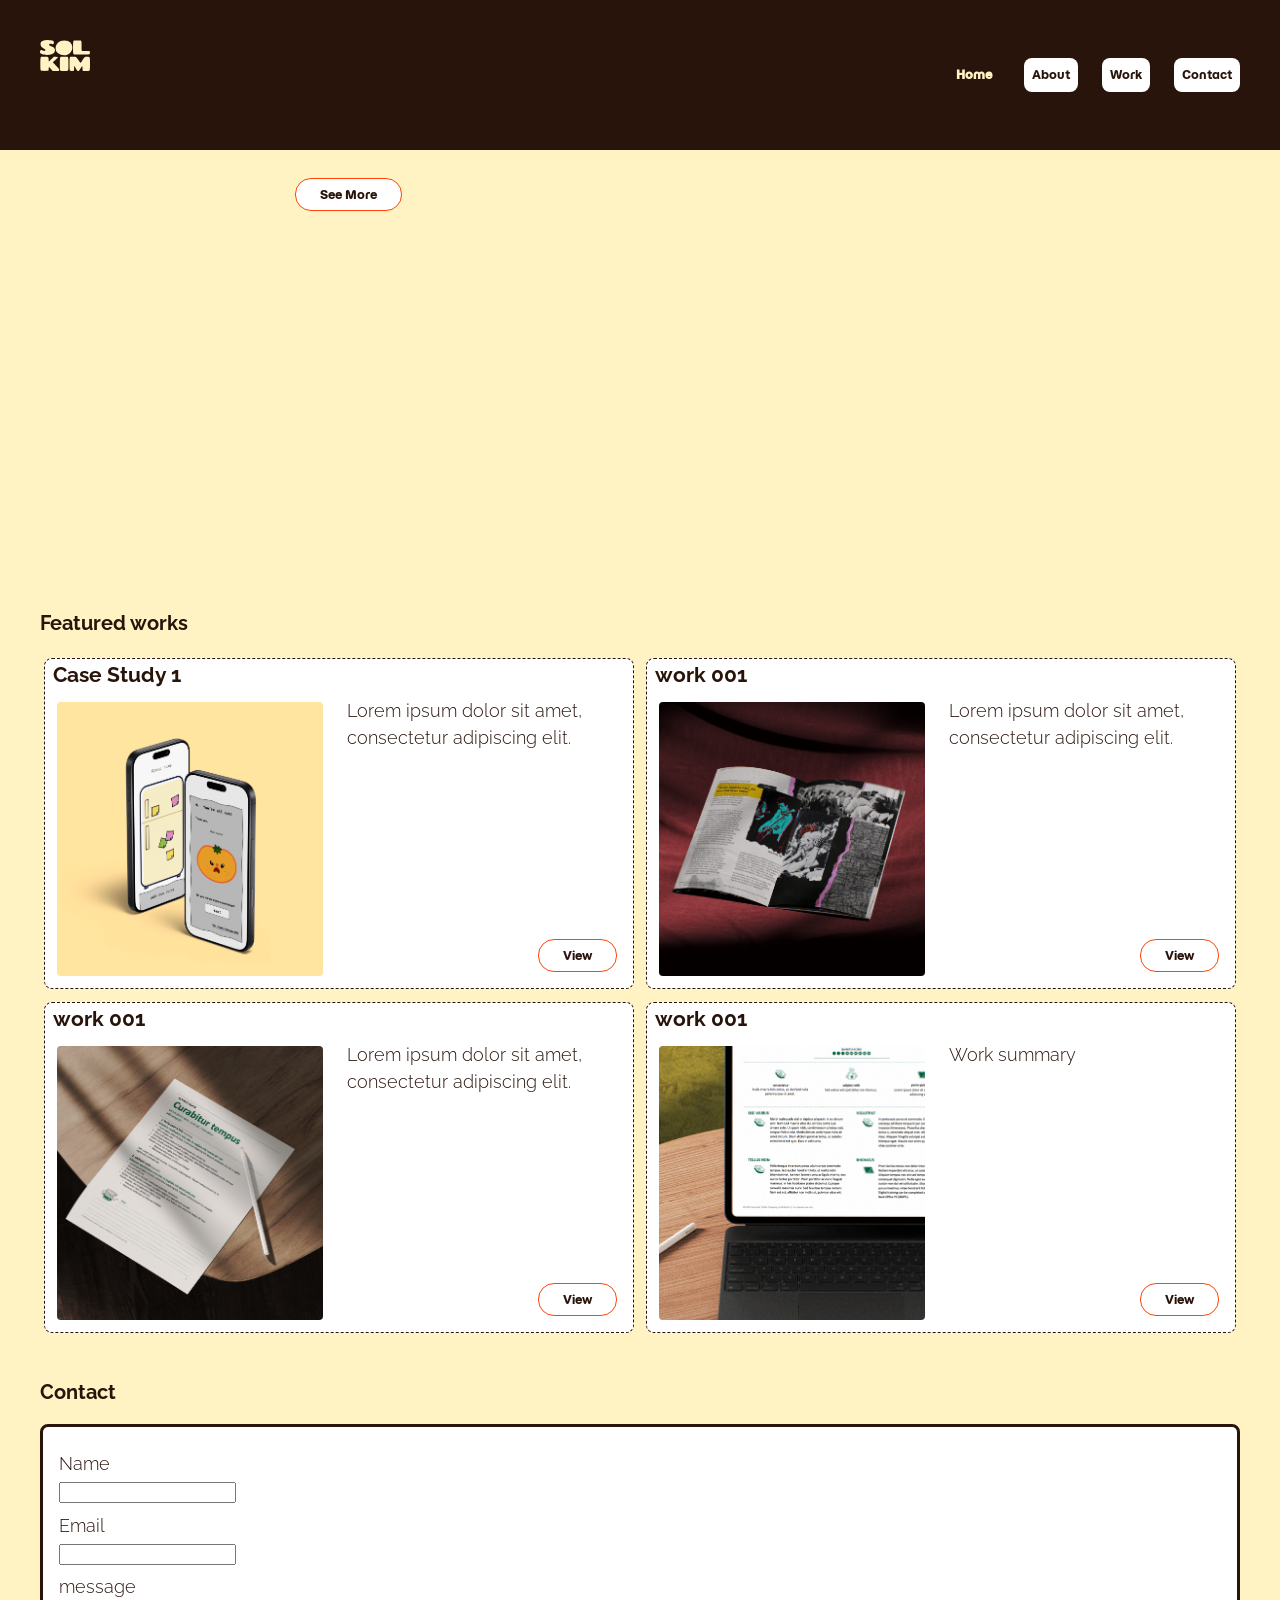
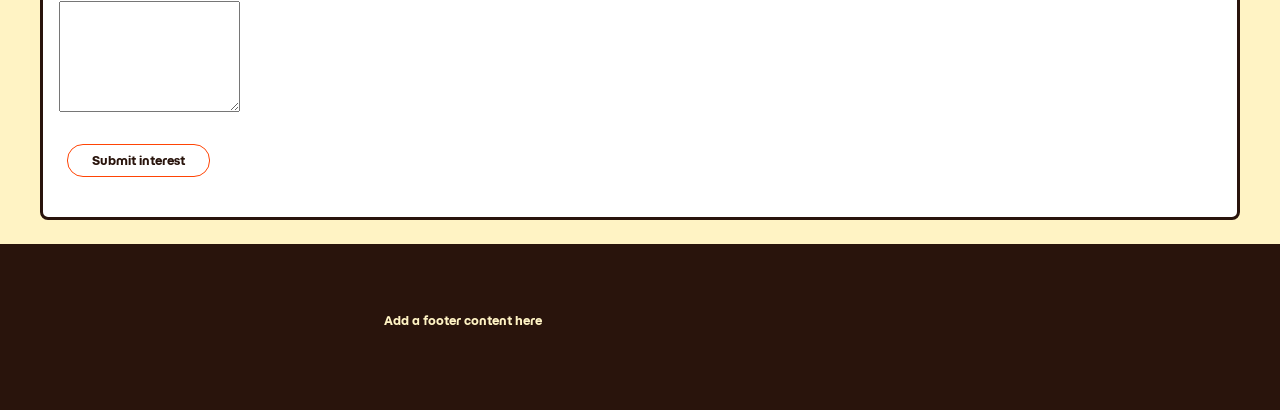
<file: index.html>
<!doctype html>
<html lang="en">
<head>
  <meta charset="utf-8">
  <meta name="viewport" content="width=device-width, initial-scale=1">
  <title>Sol Kim Portfolio Website</title>
  <link rel="stylesheet" href="styles.css">
</head>
<body>
  <header class="site-header">
<a href="#" aria-label="site-logo"> <img src="Image/Logo_SolKim_lt.svg" alt="site logo" width="50"></a>
    <nav aria-label="Main navigation">
      <ul class="nav-list">
        <li><a aria-current="page" href="#">Home</a></li>
        <li><a href="about.html">About</a></li>
        <li><a href="work.html">Work</a></li>
        <li><a href="contact.html">Contact</a></li>
      </ul>
    </nav>
  </header>

  <main>
    <section class="hero">
      <div class="hero-wrapper">
        <h1 class="visually-hidden"> Sol Kim </h1>
        <p><button class="button" href="#about">See More</button></p>
      </div>
    </section>

    <section class="section">
      <div class="Featured-work-wrapper">
        <div class="section-heading">
          <h2>Featured works</h2>
        </div>
        <div class="card-list">

          <div class="card-wrapper">
            <article class="card">
              <h3>Case Study 1</h3>
              <a href="work.html" aria-label="work_001">
                 <img src="Image/Mockup-OurFridge_.jpg" alt="Phone mockup of OurFridge app design showing sign-in page" >
              </a>
              <p>Lorem ipsum dolor sit amet, consectetur adipiscing elit.</p>
              <button class="button">View</button>
            </article>
          </div>

          <div class="card-wrapper">
            <article class="card">
              <h3>work 001</h3>
              <a href="work.html" aria-label="work_001"> <img src="Image/Mockup-Punk-Openbook1.png" alt="Open book spread mockup with a punk-style layout featuring torn paper collage and vivid color " >
              </a>
              <p>Lorem ipsum dolor sit amet, consectetur adipiscing elit.</p>
              <button class="button">View</button>
            </article>
          </div>
        
          <div class="card-wrapper">
            <article class="card">
              <h3>work 001</h3>
              <a href="work.html" aria-label="work_001"> <img src="Image/Mockup-SCAP-Documentation_.jpg" alt="Printed Starbucks training guide mockup with a character illustration" >
              </a>
              <p>Lorem ipsum dolor sit amet, consectetur adipiscing elit.</p>
              <button class="button">View</button>
            </article>
          </div>      

          <div class="card-wrapper">
            <article class="card">
              <h3>work 001</h3>
              <a href="work.html" aria-label="work_001"> <img src="Image/Mockup-SCAP-screen_535px.jpg" alt="Book mockup with a punk-style layout featuring torn paper collage and vivid color" >
              </a>
              <p>Work summary</p>
              <button class="button">View</button>
            </article>
          </div>      
        </div>
      </div>
    </section>

    <section class="section" id="contact">
      <div class="contact-form-wrapper">
        <h2>Contact</h2>
        <form class="contact-form">
          <label for="name">Name</label>
          <input id="name" name="name" type="text" required>

          <label for="email">Email</label>
          <input id="email" name="email" type="email" required>

          <label for="message">message</label>
          <textarea id= "message" name="message" rows="7" required>  </textarea>
          </select>

          <button class="button" type="submit">Submit interest</button>
        </form>
      </div>
    </section>
  </main>

  <footer class="site-footer">
    <p> Add a footer content here </p>
  </footer>
</body>
</html>
</file>
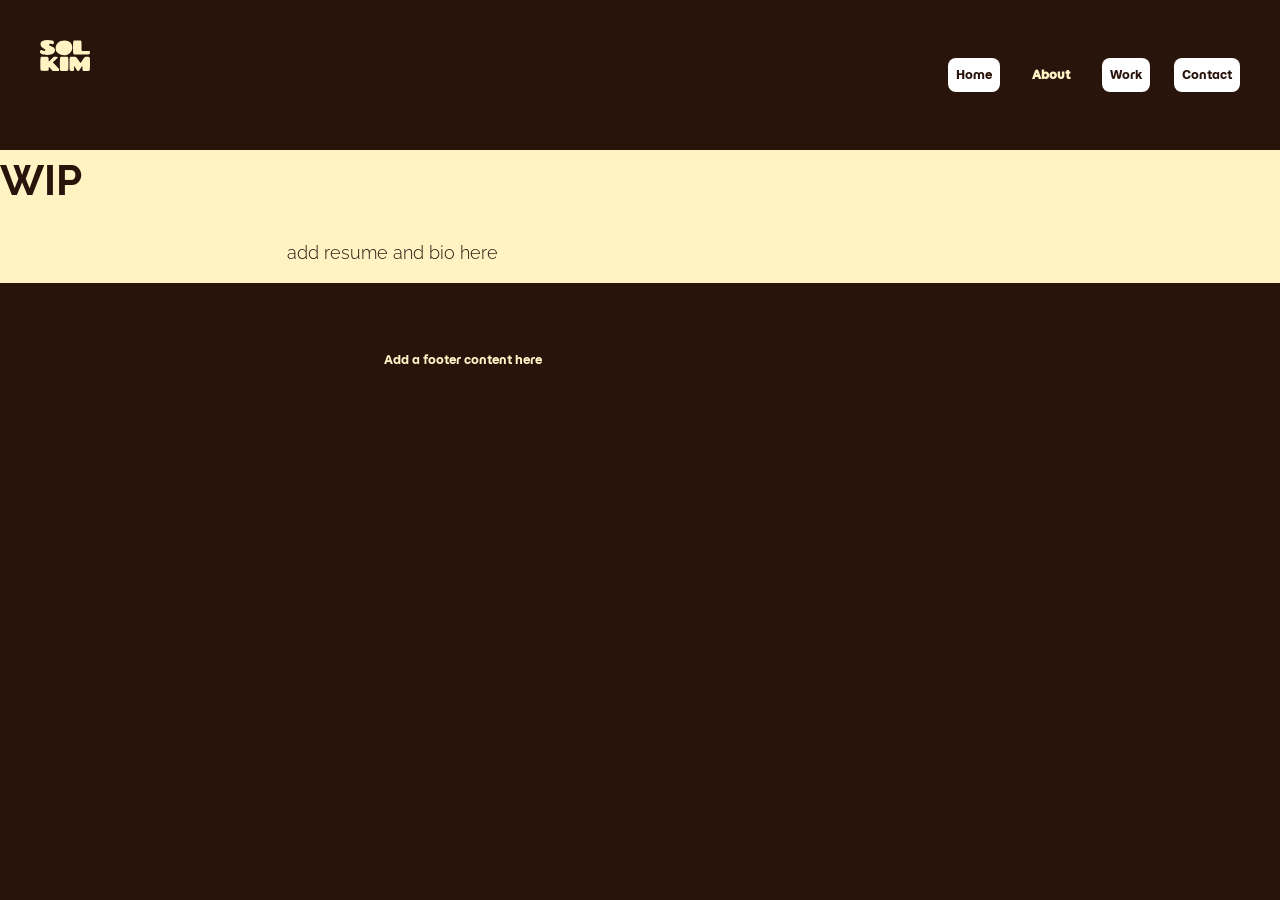
<file: about.html>
<!doctype html>
<html lang="en">
<head>
  <meta charset="utf-8">
  <meta name="viewport" content="width=device-width, initial-scale=1">
  <title>Sol Kim Portfolio Website</title>
  <link rel="stylesheet" href="styles.css">
</head>
<body>
  <header class="site-header">
<a href="index.html" aria-label="site-logo"> <img src="Image/Logo_SolKim_lt.svg" alt="site logo" width="50"></a>
    <nav aria-label="Main navigation">
      <ul class="nav-list">
        <li><a href="index.html" >Home</a></li>
        <li><a aria-current="page" href="#">About</a></li>
        <li><a href="work.html">Work</a></li>
        <li><a href="contact.html">Contact</a></li>
      </ul>
    </nav>
  </header>

  <main>
    <section class="wip">
      <div class="about-wrapper">
        <h1> WIP </h1>
        <p> add resume and bio here </p>
      </div>
    </section>
  </main>

  <footer class="site-footer">
    <p> Add a footer content here </p>
  </footer>
</body>
</html>
</file>
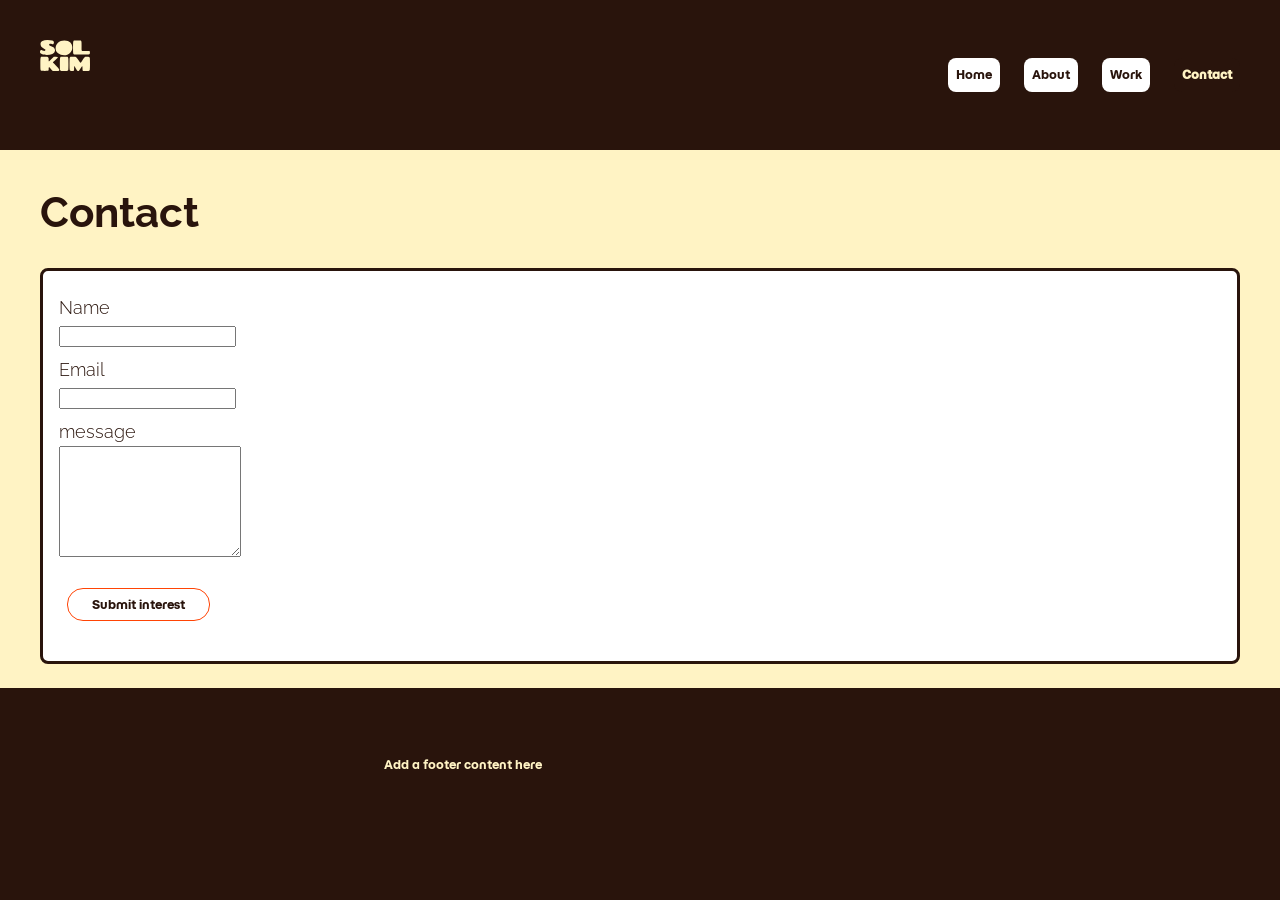
<file: contact.html>
<!doctype html>
<html lang="en">
<head>
  <meta charset="utf-8">
  <meta name="viewport" content="width=device-width, initial-scale=1">
  <title>Sol Kim Portfolio Website</title>
  <link rel="stylesheet" href="styles.css">
</head>
<body>
  <header class="site-header">
<a href="index.html" aria-label="site-logo"> <img src="Image/Logo_SolKim_lt.svg" alt="site logo" width="50"></a>
    <nav aria-label="Main navigation">
      <ul class="nav-list">
        <li><a href="index.html">Home</a></li>
        <li><a href="about.html">About</a></li>
        <li><a href="work.html">Work</a></li>
        <li><a aria-current="page" href="#">Contact</a></li>
      </ul>
    </nav>
  </header>

  <main>

    <section class="section" id="contact">
      <div class="contact-form-wrapper">
        <h1>Contact</h1>
        <form class="contact-form">
          <label for="name">Name</label>
          <input id="name" name="name" type="text" required>

          <label for="email">Email</label>
          <input id="email" name="email" type="email" required>

          <label for="message">message</label>
          <textarea id= "message" name="message" rows="7" required>  </textarea>
          </select>

          <button class="button" type="submit">Submit interest</button>
        </form>
      </div>
    </section>

</main>

  <footer class="site-footer">
    <p> Add a footer content here </p>
  </footer>
</body>
</html>
</file>
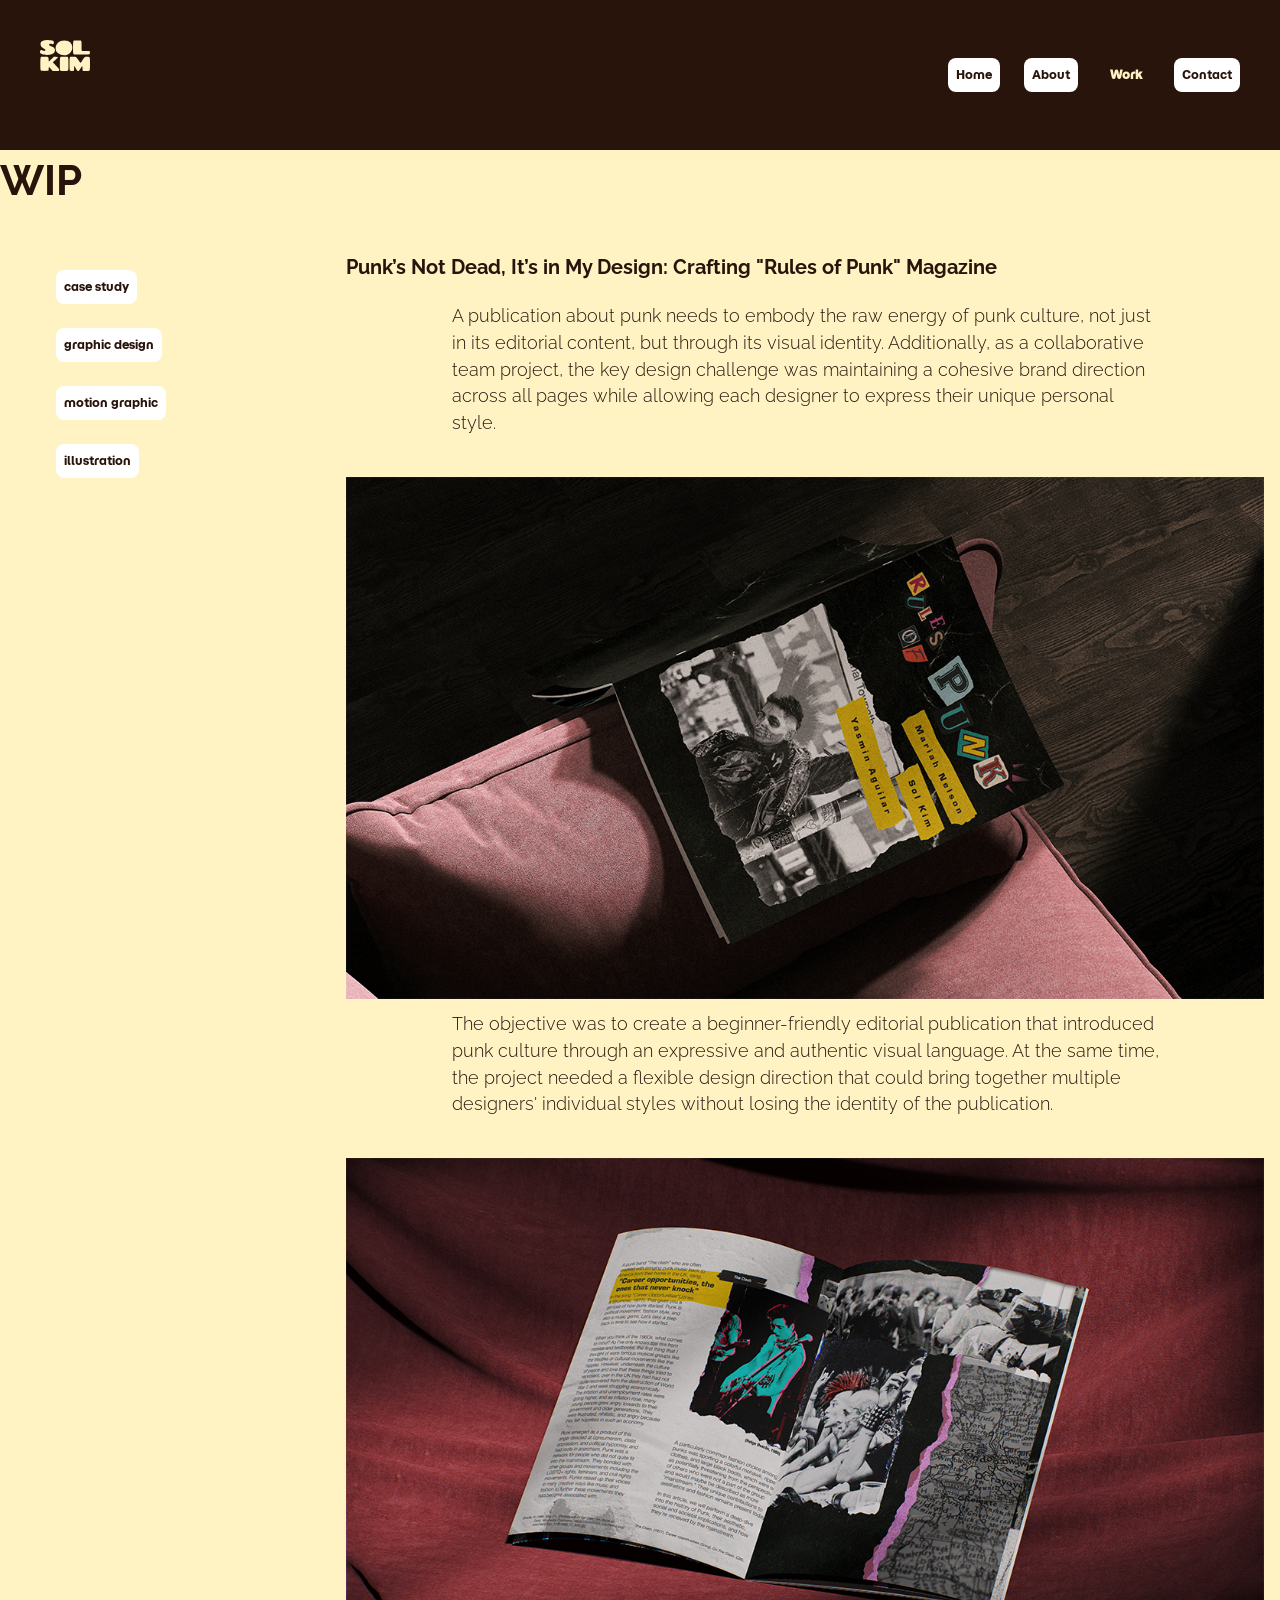
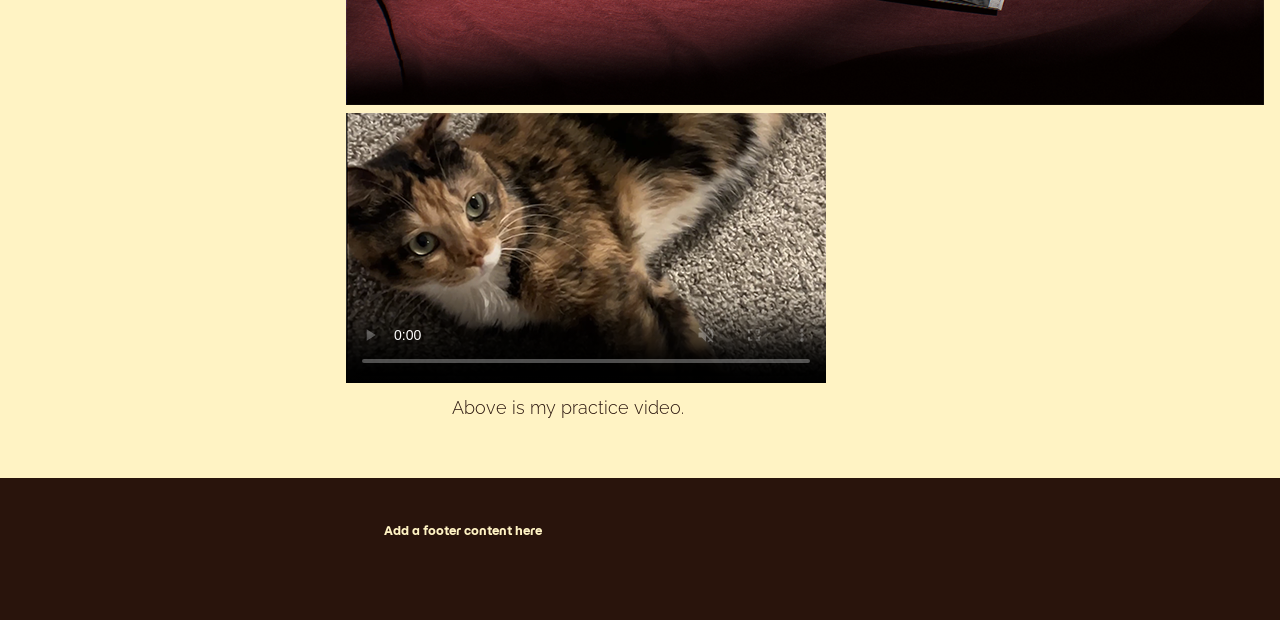
<file: work.html>
<!doctype html>
<html lang="en">
<head>
  <meta charset="utf-8">
  <meta name="viewport" content="width=device-width, initial-scale=1">
  <title>Sol Kim Portfolio Website</title>
  <link rel="stylesheet" href="styles.css">
</head>
<body>
  <header class="site-header">
<a href="index.html" aria-label="site-logo"> <img src="Image/Logo_SolKim_lt.svg" alt="site logo" width="50"></a>
    <nav aria-label="Main navigation">
      <ul class="nav-list">
        <li><a href="index.html" >Home</a></li>
        <li><a href="about.html">About</a></li>
        <li><a aria-current="page" href="#">Work</a></li>
        <li><a href="contact.html">Contact</a></li>
      </ul>
    </nav>
  </header>

  <main>
    <section class="page-header">
        <h1> WIP </h1>
    </section>

    <section class="work">
      <section class="work-list">
        <nav aria-label="work-list navigation">
            <ul class="work-list">
                <li><a href="#"> case study</a>
                <li><a href="#"> graphic design</a>
                <li><a href="#"> motion graphic</a>                
                <li><a href="#"> illustration</a>
            </ul>
        </nav>          
      </section>    
      <section class="work-content-wrapper">
        <div class="post-list">
          <article class="post">
            <h2>Punk’s Not Dead, It’s in My Design: Crafting "Rules of Punk" Magazine</h2>
            <p>A publication about punk needs to embody the raw energy of punk culture, not just in its editorial content, but through its visual identity. Additionally, as a collaborative team project, the key design challenge was maintaining a cohesive brand direction across all pages while allowing each designer to express their unique personal style.</p>
            <picture>
              <source media="(width < 600px)"srcset="Image/Mockup-Punk-Cover1_600px.webp"/> 
              <source media="(width >= 600px)"srcset="Image/Mockup-Punk-Cover1_1200px.webp"/>               
              <img src ="Image/Mockup-Punk-Cover1_1200px.webp" alt="Book Cover mockup with a punk-style layout featuring torn paper collage and vivid color ">
            </picture>
            <p>The objective was to create a beginner-friendly editorial publication that introduced punk culture through an expressive and authentic visual language. At the same time, the project needed a flexible design direction that could bring together multiple designers' individual styles without losing the identity of the publication. </p>
            <img srcset="Image/Mockup-Punk-Openbook1_400px.webp 480w, Image/Mockup-Punk-Openbook1_1200px.webp 800w"
            sizes="(width <= 600px) 480px,1200px"
            src="Image/Mockup-Punk-Openbook1_1200px.webp"
            alt="Open book mockup with a punk-style layout featuring torn paper collage and vivid color" />
          </article>
          
          <video class ="practice-video"
          controls
          width="480"
          height="270"
          autoplay
          loop
          muted
          preload="auto"
          poster="Image/Poster-practice-Expert-Meower.png">
          <source src="Image/Video-practice-Expert-Meower.mp4" type="video/mp4" />
          <p>
            Your browser doesn't support this video. Here is a
            <a href="Image/Video-practice-Expert-Meower.mp4">link to the video</a> instead.
          </p>
        </video>
        <img class="practice-poster"
        src="Image/Poster-practice-Expert-Meower.png"
        width="480"
        height="270"
        alt="Static poster image for reduced motion">
        <p>Above is my practice video.</p>
        </div>
      </section>
    </sections>
</main>





  <footer class="site-footer">
    <p> Add a footer content here  </p>
  </footer>
</body>
</html>
</file>
<file: styles.css>
@import url('https://fonts.googleapis.com/css2?family=Momo+Trust+Display&family=Raleway:ital,wght@0,100..900;1,100..900&display=swap');


@layer reset, base, layout, components, utilities, overrides;

@layer reset {
  *,
  *::before,
  *::after {
    box-sizing: border-box;
  }

  body {
    margin: 0;
  }

  a {
  text-decoration: none;
  color: inherit;
  }
}

@layer base {
  :root {
    /* Add design tokens here. */
    /* colors */
    --color-primary: #ff4405;
    --color-text: #29140C;
    --color-background: #FFF3C4; 
    --color-white: #ffffff;


    /* type */
    --body-font: 'raleway', sans-serif; 
    --font-weight-light: 300;
    --font-weight-bold: 700;
    --accent-font: 'Momo Trust Display', 'sans-serif';
    

    --font-s: 0.75rem; /*  */ 
    --font-med: 1rem; /* p */
    --font-lg: 1.25rem; /* subtitle */
    --font-xlg: 2rem; /* title */
    --font-2xlg: 2.5rem; /* heading */ 
    --step-0: clamp(1rem, .96rem + .2vw, 1.125rem);
    --step-3: clamp(1.75rem, 1.4rem + 1.5vw, 2.75rem);
    --measure: 68ch;

    /* spacing */ 
    --space-none: 0;
    --space-xs: 0.25rem; /* 4px */ 
    --space-s: 0.5rem; /* 8px */
    --space-med: 1rem;  /* 16px */
    --space-lg: 1.5rem; /* 24px */
    --space-xlg: 2.5rem;  /* 40px */
    
    /* shape */
    --radius-s: 8px; 
    --radius-lg: 16px;
    

    /* focus */
	  --box-shadow-s: 3px 3px 7px grey;
  }
    
    /* Any button over which the user's pointer is hovering */

  body {
    font-family: var(--body-font);
    font-weight: var(--font-weight-light);
    font-size: var(--step-0);
    line-height: 1.5;
    background-color: var(--color-text);

  }

  header{
    margin: var(--space-xlg);
  }

  main {
    background-color: var(--color-background);
    color: var(--color-text);    
  }

  p {
    margin: var(--space-none) auto var(--space-lg);
    text-align: left;
    padding: var(--space-xs) var(--space-xs) var(--space-med);
    max-inline-size: 65ch;
  }

  .section {
    margin-inline: auto;
    margin-block: var(--space-none) var(--space-lg);
    padding: var(--space-s) var(--space-xlg);
    position: relative;
  }

  .hero {
    block-size: 50vh;
  }

  h1 {
    font-family: var(--body-font);
    font-size: var(--step-3);
    font-weight: var(--font-weight-bold);
    margin: var(--space-lg) var(--space-none);
  }

  h2 {
    margin-block-start: var(--space-none);
    font-size: var(--font-lg);
  }

  h3 {
    padding: var(--space-xs) var(--space-lg);
  }

  .wrapper {
    inline-size: calc(100%-var(--space-lg));
    margin-inline: auto;
  }

  .practice-poster{
    display: none;
  }

  footer {
    font-family: var(--accent-font);
    font-size: var(--font-s);
    margin: var(--space-none) auto;
    color: var(--color-background);
    background-color: var(--color-text);
    vertical-align: baseline;
    padding: var(--space-xlg);
  }
}

@layer layout {
  /* Add page-level layout and composition classes here. */
  header {
  display: grid;
  grid-template-columns: 2fr 1.5fr;
  }

  nav ul {
  display: flex;
  justify-content: flex-end;
  gap: var(--space-lg);
  list-style: none;
  }
  
  nav a {
	display: inline-block;
	padding: var(--space-s);
  background-color: var(--color-white); 
  border-radius:var(--radius-s);
  font-family: var(--accent-font);
  color: var(--color-text);
  font-size: var(--font-s);
  text-align:center;
  }

  .Featured-work-wrapper{
    max-width: 1200px;
    margin-inline: auto;    
  } 


  .card-list{
  display: grid; 
  grid-template-columns: repeat(auto-fit, minmax(150px, 1fr));
  gap: 4px;

  }

  .card-wrapper {
  container-type: inline-size;

  }
  img{
    max-inline-size: 100%;
  }
  .card{  
    /*Created a responsive square container with AI help*/
    display: grid;

    overflow: hidden;
    position:relative;
    margin:0;
    aspect-ratio: 1/1;
    }
  
  .card h3{
    position: absolute;
    margin: 0;
    top: 0;
    left: var(--space-s);
    padding:0;
  }

  .card p {
    visibility: hidden;  
  }
  .card a {
    display: block;
    aspect-ratio: 1/1;
  }
  .card img {
    width: 100%;
    height: 100%;
    margin: 0, auto;
    object-fit: cover;
    display: block;
  }

  .card .button{
    visibility: hidden;
  }

  .work {
  display: grid;
  grid-template-columns: 1fr ;
  gap: var(--space-lg);
  list-style: none;  
  padding: var(--space-med);
  }


  .work ul {
  display: flex;
  flex-direction: column;
  gap: var(--space-lg);
  list-style: none;
  justify-items: flex-start;
  }

}

@layer components {
  /* Add reusable components such as buttons, cards, callouts, and forms here. */

  /* buttons */
  button {
    background-color: var(--color-white);
    font-size: var(--font-s);
    color: var(--color-text);
    bottom: var(--space-none);
    right: var(--space-none);
    padding: var(--space-s) var(--space-lg);
    margin: var(--space-lg) var(--space-s);
    font-family: var(--accent-font);
    border: 1px solid var(--color-primary);
    border-radius: var(--radius-lg);

  }


  /* cards */
  .card {
    background-color: var(--color-white);
    color: var(--color-text);
    border: 1px dashed var(--color-text);
    margin: var(--space-xs);

    border-radius: var(--radius-s);
  }

  /* callouts */

  .callout {
    border-radius: var(--radius-lg);
    background-color: var(--color-white);
  }

  /* forms */
  form {
    background-color: var(--color-white);
    color: var(--color-text);
    border: 3px solid var(--color-text);
    margin: var(--space-med) auto;
    padding: var(--space-med);
    position: relative;
    border-radius: var(--radius-s);
  }

  label {
  display: block;
  margin-block-start: var(--space-s);
  }

} 



@layer utilities {
/*  at least three purposeful utilities plus hover, focus-visible, current page, and one additional relevant state. */

  .visually-hidden {
    position: absolute;
    inline-size: 1px;
    block-size: 1px;
    overflow: hidden;
    clip: rect(0 0 0 0);
    white-space: nowrap;
    clip-path: inset(50%);
  }
  /*current page */
  nav [aria-current="page"]{
    color: var(--color-background);
    background-color: var(--color-text);
    font-weight: var(--font-weight-bold);
  }

  /* focus */
  video:focus-visible textarea:focus-visible, input:focus-visible {
  outline: 2px dashed var(--color-text);
  border-radius: var(--radius-s);
  box-shadow: var(--box-shadow-s);
  }

  /* hover */
  main a:hover, button:hover {
  background-color: var(--color-background);
  color: var(--color-primary);
  }

  /* active */
  a:active, button:active {
  transform: scale(0.95);
  }


  
}

@layer overrides {
  /* Keep this layer small. Use it only for intentional exceptions. */

  .button {
  display: block;
  width: 100;
  justify-items: center;
  }

  .work a {
  margin: var(--space-none);
  }

}


@container (width > 250px) {
  .card {
    display: flex;    
    flex-direction: column;
    aspect-ratio: auto;
  }
  .card h3{
    position: static;
    padding: 0 var(--space-s);
  }

  .card a {
  width: 100%;
  }
  .card img {
    padding: var(--space-xs);
    border-radius: var(--radius-s);
    aspect-ratio: 1/1;
  } 
   
  .card p{
  visibility: visible;  
  display: block;
  margin: 0;
  }
}
@container (width > 350px) {
  .card {
    display: grid;
    grid-template-columns: 1fr 1fr;
    grid-template-areas:
      "title title"
      "img   text"
      "img   btn";
    grid-template-rows: auto 1fr auto;
    gap: var(--space-s);
    aspect-ratio: auto; 
  }

  .card h3 {
    grid-area: title;
    position: static;
  }

  .card a {
    grid-area: img;
    align-self: start;
    padding: 0 var(--space-s) var(--space-s);
  }

  .card p {
    grid-area: text;
    display: block;
    visibility: visible;
    margin: 0;
    padding: 0 var(--space-xs);
    text-align: left; 
  }

  .card .button {
    grid-area: btn;
    display: block;
    visibility: visible;
    justify-self: end;
    margin: var(--space-med);
  }
}


@media (width > 600px) {
      /*medium screens, .card-grid needs at least 650px+margin to maintain its layout.*/
  .card-list {
    display: grid;
    grid-template-columns: repeat(3, minmax(200px, 1fr));
  }
  .button{
    visibility: visible;
  }
  .work {
  grid-template-columns: 1fr 3fr;
  }
  
}

@media (width > 920px) {
  .card-list {
    display: grid;
    grid-template-columns: repeat(2, minmax(200px, 1fr));
  }
  .button{
    visibility: visible;
  }
  
}

@media print {
  /* Add print improvements here. */
  .header,
  .footer,
  .nav {
    display: none;
    
  }
  body {
    background-color: white;
    color: #000000;
  }
}
/*Requirements 4 : Include a simple fallback or note explaining why the default remains usable.*/
  @supports not (container-type: inline-size) {
    @media (width > 1150px) {
      .card {
      display: grid;    
      grid-template-columns: 1fr 2fr;
      grid-template-rows: 2fr 0.5fr;
      }
    }
  }
    @media (prefers-reduced-motion: reduce) {
    .practice-video{
    display: none;
    }
    .practice-poster{
      display: block;
    }
  }
</file>
